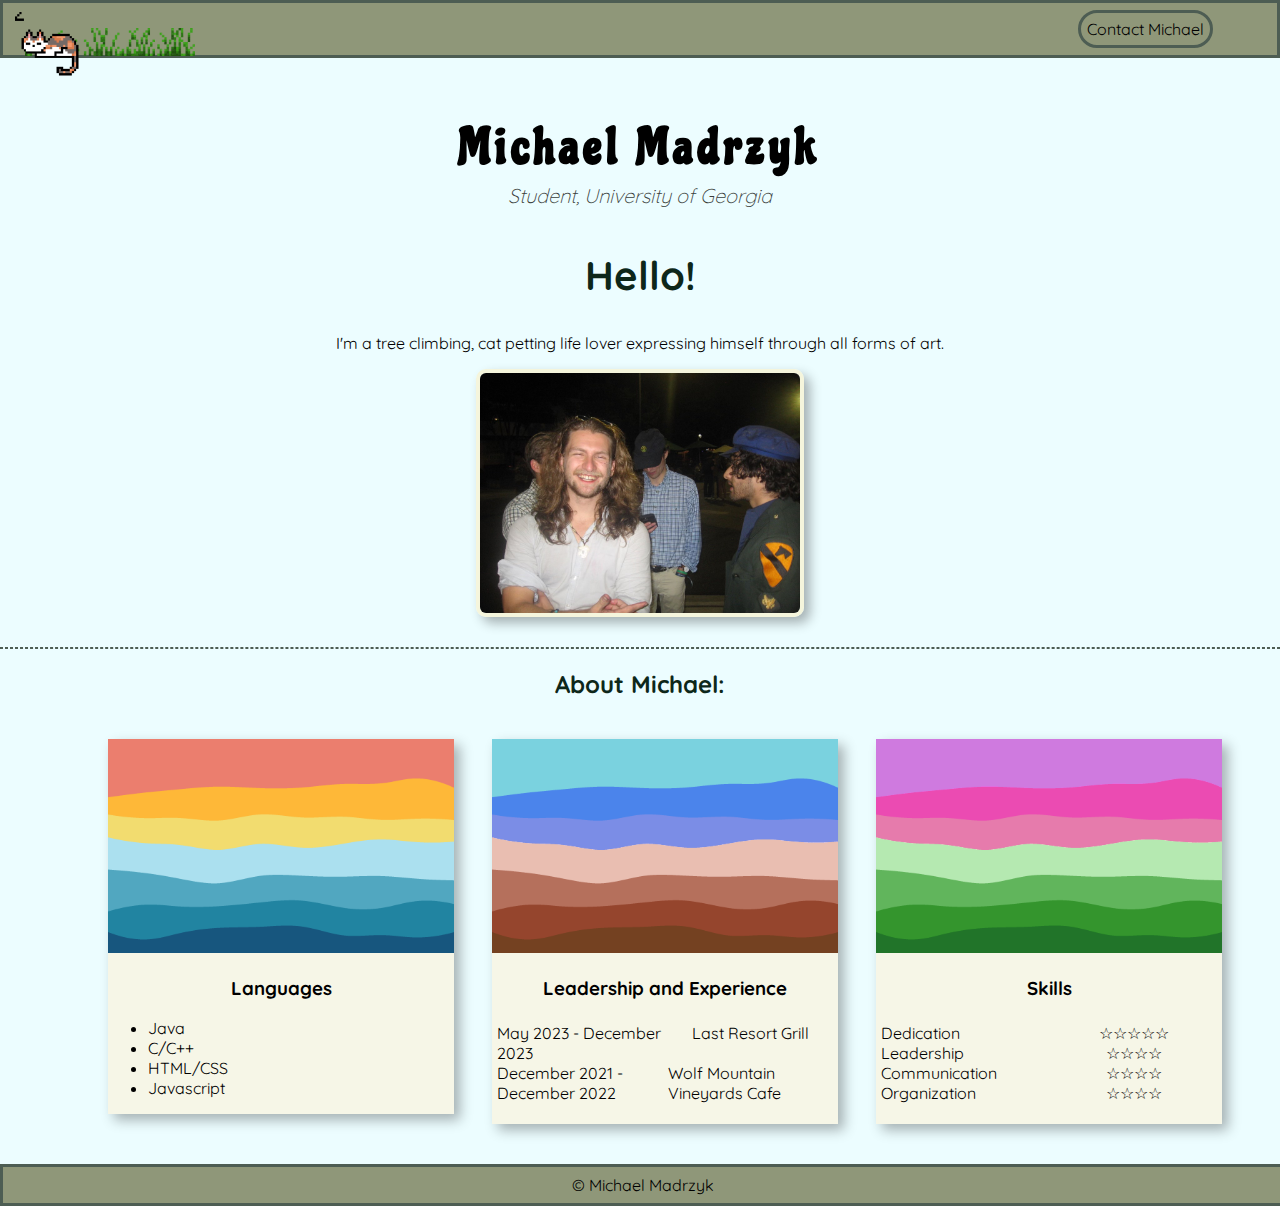
<file: index.html>
<!DOCTYPE html>
<html lang="en">
<head>
    <meta charset="UTF-8">
    <meta name="viewport" content="width=device-width, initial-scale=1.0">
    <title>Michael Madrzyk</title>
    <link rel="stylesheet" href="css/style.css">
    <link rel="stylesheet" href="https://fonts.googleapis.com/css?family=Chicle">
    <link rel="stylesheet" href="https://fonts.googleapis.com/css?family=Quicksand">

</head>
<body>  
    <nav>
    <p><a href="contact.html"> Contact Michael</a></p>
   </nav>

   <section id="intro">
        <h1>Michael Madrzyk</h1>
        <h2><i>Student, University of Georgia</i></h2>
    </section>

    <section id="main">

        <div id="grass">
            <img src="images/grass.png" alt="grass" width="170px">
        </div>
        <div id="cat">
            <img src="images/eepycat.gif" alt="sleeping cat gif" width="70px">
        </div>
        <div id="welcome">
            <h2>Hello!</h2>
            <p>
            I'm a tree climbing, cat petting life lover expressing himself through all forms of art.
            </p>
            <img id="me" src="images/Michael_Madrzyk_CV.jpeg" alt="Image of Michael Madrzyk">    
        </div>
          <hr>
            <h2>About Michael:</h2>

            <div class="three-col">
                <div class="card">
                    <img src="images/groovypink.gif" alt="groovy wavy animation" width="100%">
                    <div class="container">
                        <h3>Languages</h3>
                        <ul>
                            <li>Java</li>
                            <li>C/C++</li>
                            <li>HTML/CSS</li>
                            <li>Javascript</li>
                        </ul>
                    </div>
                </div>
    
                <div class="card">
                    <img src="images/groovyblue.gif" alt="groovy wavy animation" width="100%">
                    <div class="container">
                        <h3>Leadership and Experience</h3>
                        <dl>
                            <dt>May 2023 - December 2023</dt>
                            <dd>Last Resort Grill</dd>
                            <dt>December 2021 - December 2022</dt>
                            <dd><a href="https://www.wolfmountainvineyards.com">Wolf Mountain Vineyards Cafe</a></dd>
                        </dl>
                    </div>
                </div>
    
                <div class="card">
                    <img src="images/groovypurp.gif" alt="groovy wavy animation" width="100%">
                    <div class="container">
                        <h3>Skills</h3>
                        <dl>
                            <dt>Dedication</dt>
                            <dd>☆☆☆☆☆</dd>
                            <dt>Leadership</dt>
                            <dd>☆☆☆☆</dd>
                            <dt>Communication</dt>
                            <dd>☆☆☆☆</dd>
                            <dt>Organization</dt>
                            <dd>☆☆☆☆</dd>
                        </dl>
                    </div>
                </div>

            </div>
 
    </section>
    <footer>
         <a href="contact.html"> &copy; Michael Madrzyk</a>
    </footer>

</body>
</html>
</file>
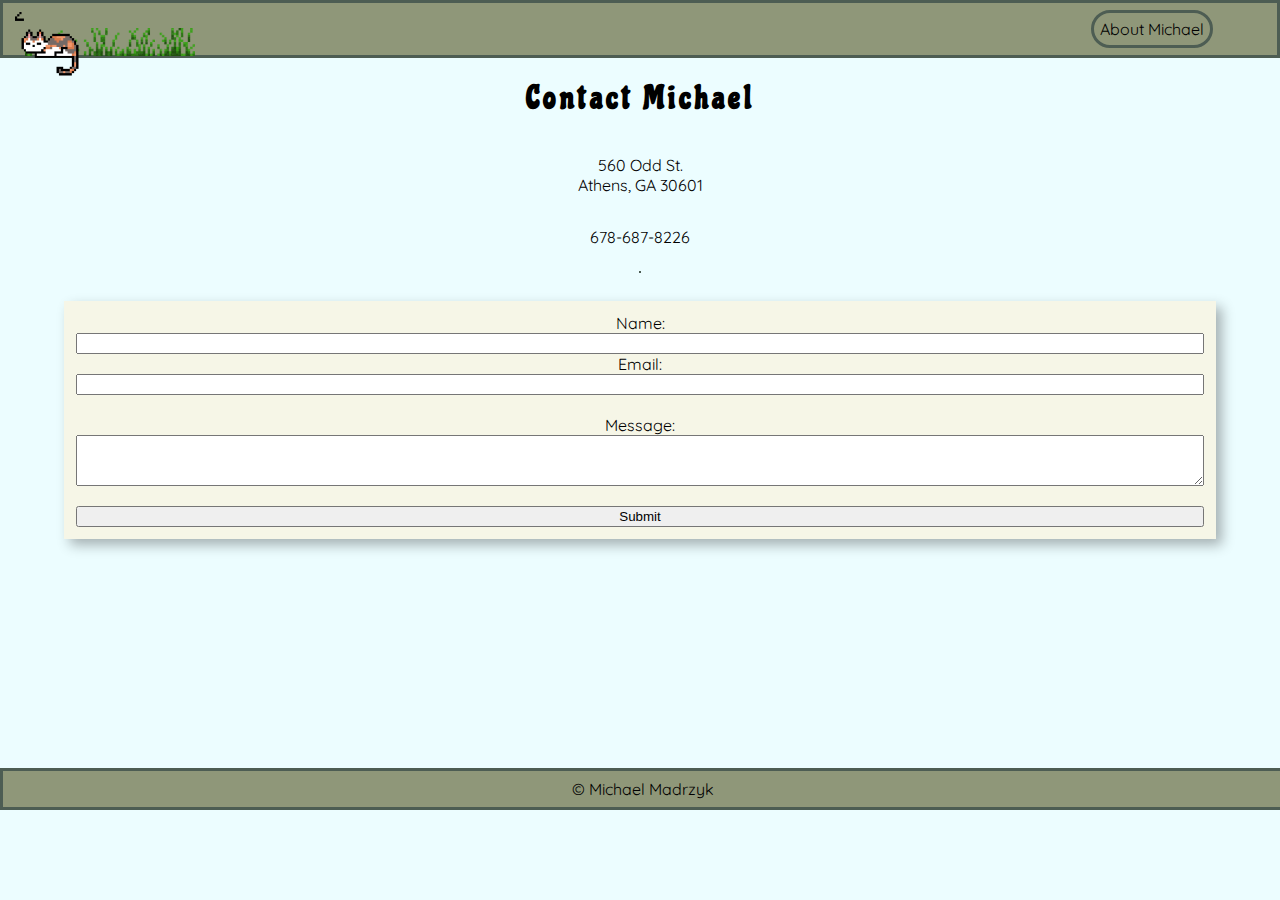
<file: contact.html>
<!DOCTYPE html>
<html lang="en">
<head>
    <meta charset="UTF-8">
    <meta name="viewport" content="width=device-width, initial-scale=1.0">
    <link rel="stylesheet" href="css/style.css">
    <link rel="stylesheet" href="https://fonts.googleapis.com/css?family=Chicle">
    <link rel="stylesheet" href="https://fonts.googleapis.com/css?family=Quicksand">
    <title>Contact Michael Madrzyk</title>
</head>
<body>
    
<nav>
    <p><a href="index.html"> About Michael</a></p>
</nav>
<div id="grass">
    <img src="images/grass.png" alt="grass" width="170px">
</div>
<div id="cat">
    <img src="images/eepycat.gif" alt="sleeping cat gif" width="70px">
</div>
<h1>Contact Michael</h1>
<p>560 Odd St.
    <br>
    Athens, GA 30601
</p>
<p>678-687-8226</p>
<hr>
<div class="card">

        <form action="mailto:michael.madrzyk@gmail.com" method="post">
            <div class="one-col">
            Name: <input type="text"> 
            Email: <input type="email">
            <br>
            Message: <textarea name="" id="" cols="50" rows="3"></textarea> 
            <br>
            <input type="submit">
            </div>
        </form>

</div>

<footer>
    <a href="index.html"> &copy;  Michael Madrzyk</a>
</footer>

</body>
</html>
</file>
<file: css/style.css>
body {
    display: flex;
    flex-direction: column;
    position: relative;
    min-height: 90vh;
    font-family: "Quicksand",sans-serif;
    background-color: rgb(236, 253, 255);
    margin: 0;
}

h1 {
    text-align: center;
    font-family: Chicle, sans-serif;
    letter-spacing: 4px;
}

nav {
    justify-content: right;
    display: flex;
    background-color: rgb(143,151,121);
    padding-right: 5%;
    border-style: solid;
    border-color: rgb(77,93,83);
}

nav a{
    border-color: rgb(77,93,83);
  border-style:solid;
  border-radius: 30px; 
  padding: 6px;
}

nav a:visited{
    color: rgb(37, 45, 41);
}

nav a:hover {
    padding: 6px;

    border-style: solid;
    border-color: rgb(77,93,83);
    background-color: rgba(211, 223, 176, 0.461)
}

hr {
    border-color: rgb(77,93,83);
    border-style:dashed;
}

#me {
    width: 25%;
    display: block;
    border: 4px solid beige;
    border-radius: 10px;
    box-shadow: 6px 6px 12px rgba(0,0,0,0.3);
    margin-left: auto;
    margin-right: auto;
    margin-bottom: 30px;
}

#grass img{
    position: absolute;
    top: 28px;
    left: 25px;
}

#cat img{
    position: absolute;
    top: 12px;
    left: 15px;
}

a {
  color: black; 
  text-decoration: none;
}

a:visited{
    color: rgb(77,93,83);
}
a:hover {
    padding: 3px;
    border-style:hidden;
    border-radius: 20px;
    background-color: rgba(211, 223, 176, 0.461)
}

p {
    text-align: center;
}

#intro {
    text-align: center;
    margin: auto;
    background-color: rgb(236, 253, 255);
    padding: 2%;
}

#intro h1 {
    font-family: "Chicle", sans-serif;
    letter-spacing: 5px;
    font-size: 50px;
    margin-bottom: 0px;
}

#intro h2 {
    margin-top: 5px;
    font-size: 20px; 
    color: rgb(57, 61, 59);
    font-weight: lighter;
}

#welcome h2 {
    margin-top: 0px;
    font-size:250%;
    align-self: center;
}

#main {
    width: fit-content;
    background-color: rgb(236, 253, 255);
}


#main h2{
    text-align: center;
    color: rgb(13, 39, 26);
}

h3{
    text-align: center;
}

.three-col {
    margin-left: 50px;
    width: 90%;
    display: grid;
    grid-template-columns: repeat(3,1fr);
    margin-bottom: 20px;
    justify-self: center;
    justify-items: center;
}

.one-col {
    text-align: center;
    display: grid;
    grid-template-columns: auto;
    padding: 12px;
}

.card {
    margin-top: 20px;
    margin-left: auto;
    margin-right: auto;
    margin-bottom: 20px;
    justify-content: center;
    width: 90%;
    background-color: rgb(246, 246, 231);
    box-shadow: 6px 6px 12px rgba(0,0,0,0.3);
    height: fit-content;
}

dl{
    display: grid;
    grid-template-columns: repeat(2,2fr);
    column-gap: 5px;
    padding: 5px;

}

dd {
    margin-left: 0px;
    justify-self: center;
}




form {
    display: block;
    margin-left: auto;
    margin-right: auto;
}

footer {
margin-top: auto;
    width: 100%;
    display: flex;
    justify-content: center;
    border-style: solid;
    background-color: rgb(143,151,121);
    border-color: rgb(77,93,83);
}

footer a{
    color: black; 
    margin: 4px;
    padding: 4px;
  }
  
  footer a:hover {
    background-color: rgba(211, 223, 176, 0.461)
  }
  
  footer a:visited{
    color: rgb(37, 45, 41);
  }
</file>
